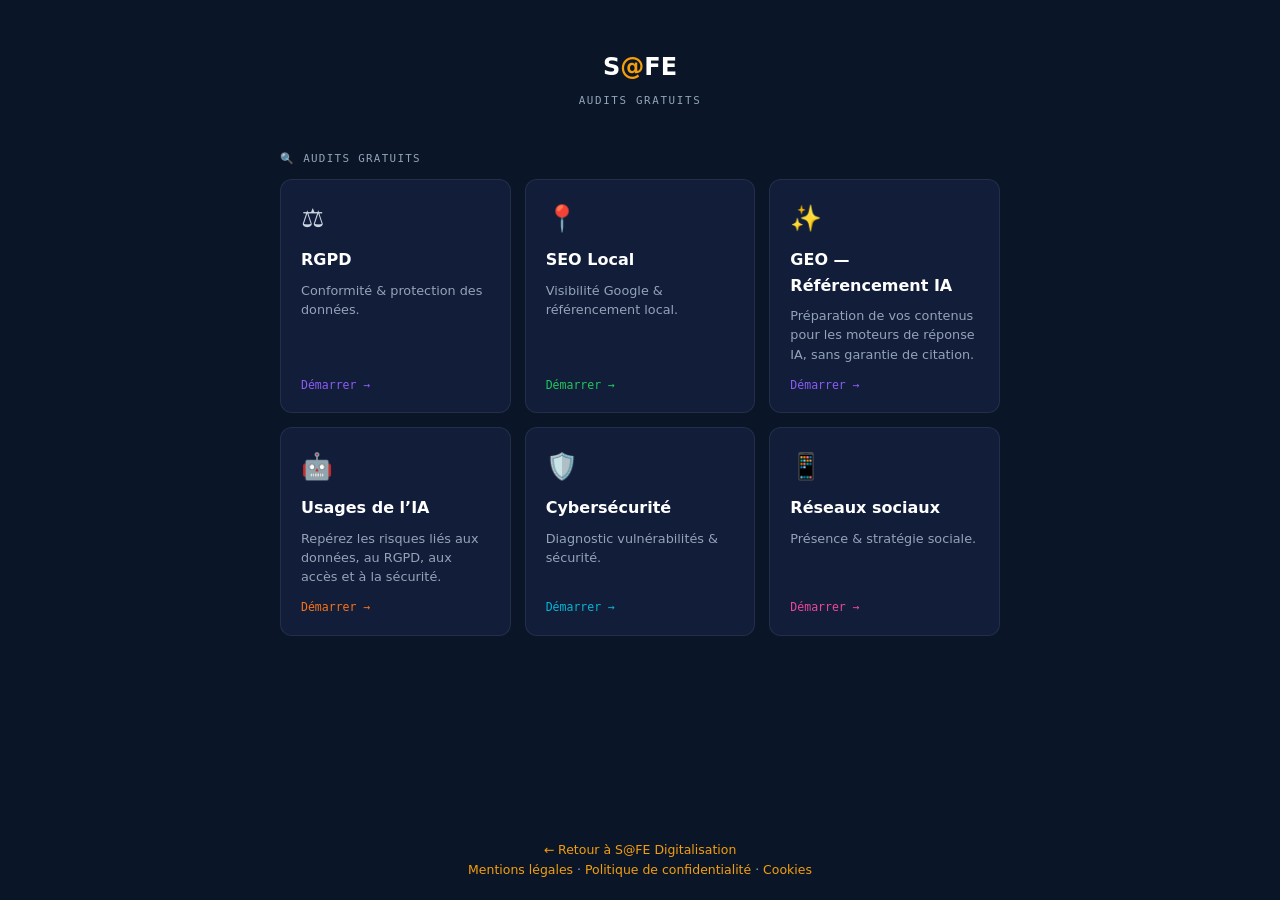
<file: index.html>
<!DOCTYPE html>
<html lang="fr">
<head>
<meta charset="UTF-8">
<meta http-equiv="Content-Security-Policy" content="default-src 'self' https:; script-src 'self' 'unsafe-inline' 'unsafe-eval' https:; style-src 'self' 'unsafe-inline' https:; img-src 'self' data: blob: https:; font-src 'self' data: https:; connect-src 'self' https: blob:; frame-ancestors 'none';">
<meta name="referrer" content="strict-origin-when-cross-origin">
<meta name="viewport" content="width=device-width, initial-scale=1.0">
<title>Audits gratuits RGPD, SEO, GEO, IA et cybersécurité | S@FE</title>
<meta name="description" content="Audits gratuits S@FE Digitalisation : RGPD, SEO local, visibilité dans les IA, maîtrise des usages de l'IA, cybersécurité et réseaux sociaux.">
<meta name="robots" content="index, follow">
<link rel="canonical" href="https://audits.safe-digitalisation.fr/">
<meta property="og:type" content="website">
<meta property="og:url" content="https://audits.safe-digitalisation.fr/">
<meta property="og:title" content="Audits gratuits S@FE — RGPD, SEO, GEO, IA, cybersécurité">
<meta property="og:description" content="Faites le point en quelques minutes : rapport immédiat et conseils personnalisés.">
<link rel="stylesheet" href="/core/design-system/tokens.css">
<link rel="stylesheet" href="/core/design-system/shared.css">
<style>
body { display: flex; flex-direction: column; min-height: 100vh; }
.hub-header { text-align: center; padding: 48px 20px 8px; }
.hub-brand { font-family: var(--ff-disp); font-weight: 900; font-size: 1.5rem; color: #fff; margin-bottom: 6px; }
.hub-brand b { color: var(--gold); }
.hub-sub { font-family: var(--ff-mono); font-size: .68rem; letter-spacing: .15em; text-transform: uppercase; color: var(--mut); }
.hub-wrap { flex: 1; max-width: 760px; margin: 0 auto; padding: 32px 20px 60px; width: 100%; }
.hub-section-title { font-family: var(--ff-mono); font-size: .68rem; letter-spacing: .12em; text-transform: uppercase; color: var(--mut); margin: 28px 0 12px; }
.hub-section-title:first-child { margin-top: 0; }
.hub-grid { display: grid; grid-template-columns: repeat(auto-fit, minmax(220px, 1fr)); gap: 14px; }
.hub-card { display: flex; flex-direction: column; gap: 8px; text-decoration: none; }
.hub-card-ico { font-size: 1.6rem; }
.hub-card-title { font-family: var(--ff-disp); font-weight: 700; color: #fff; font-size: 1rem; }
.hub-card-desc { font-size: .8rem; color: var(--mut); line-height: 1.5; flex: 1; }
.hub-card-cta { font-family: var(--ff-mono); font-size: .72rem; color: var(--accent-mod); margin-top: 4px; }
.hub-card:hover { border-color: var(--accent-mod); }
.hub-footer { text-align: center; padding: 20px; font-size: .78rem; color: var(--mut); }
.hub-footer a { color: var(--gold); }
</style>
</head>
<body>

<div class="hub-header">
  <div class="hub-brand">S<b>@</b>FE</div>
  <div class="hub-sub">Audits gratuits</div>
</div>

<div class="hub-wrap">
  <div class="hub-section-title">🔍 Audits gratuits</div>
  <div class="hub-grid">
    <a class="card hub-card" href="/core/audit/mission.html?m=rgpd" style="--accent-mod:#8b5cf6">
      <span class="hub-card-ico">⚖️</span>
      <span class="hub-card-title">RGPD</span>
      <span class="hub-card-desc">Conformité & protection des données.</span>
      <span class="hub-card-cta">Démarrer →</span>
    </a>
    <a class="card hub-card" href="/core/audit/mission.html?m=seo" style="--accent-mod:#22c55e">
      <span class="hub-card-ico">📍</span>
      <span class="hub-card-title">SEO Local</span>
      <span class="hub-card-desc">Visibilité Google & référencement local.</span>
      <span class="hub-card-cta">Démarrer →</span>
    </a>
    <a class="card hub-card" href="/core/audit/mission.html?m=geo" style="--accent-mod:#8b5cf6">
      <span class="hub-card-ico">✨</span>
      <span class="hub-card-title">GEO — Référencement IA</span>
      <span class="hub-card-desc">Préparation de vos contenus pour les moteurs de réponse IA, sans garantie de citation.</span>
      <span class="hub-card-cta">Démarrer →</span>
    </a>
    <a class="card hub-card" href="/core/audit/mission.html?m=ia" style="--accent-mod:#f97316">
      <span class="hub-card-ico">🤖</span>
      <span class="hub-card-title">Usages de l’IA</span>
      <span class="hub-card-desc">Repérez les risques liés aux données, au RGPD, aux accès et à la sécurité.</span>
      <span class="hub-card-cta">Démarrer →</span>
    </a>
    <a class="card hub-card" href="/core/audit/mission.html?m=cyber" style="--accent-mod:#06b6d4">
      <span class="hub-card-ico">🛡️</span>
      <span class="hub-card-title">Cybersécurité</span>
      <span class="hub-card-desc">Diagnostic vulnérabilités & sécurité.</span>
      <span class="hub-card-cta">Démarrer →</span>
    </a>
    <a class="card hub-card" href="/core/audit/mission.html?m=social" style="--accent-mod:#ec4899">
      <span class="hub-card-ico">📱</span>
      <span class="hub-card-title">Réseaux sociaux</span>
      <span class="hub-card-desc">Présence & stratégie sociale.</span>
      <span class="hub-card-cta">Démarrer →</span>
    </a>
  </div>
</div>

<div class="hub-footer">
  <a href="https://www.safe-digitalisation.fr/">← Retour à S@FE Digitalisation</a><br>
  <a href="https://www.safe-digitalisation.fr/informations-legales.html#mentions">Mentions légales</a> · <a href="https://www.safe-digitalisation.fr/informations-legales.html#confidentialite">Politique de confidentialité</a> · <a href="https://www.safe-digitalisation.fr/informations-legales.html#cookies">Cookies</a>
</div>

</body>
</html>
</file>
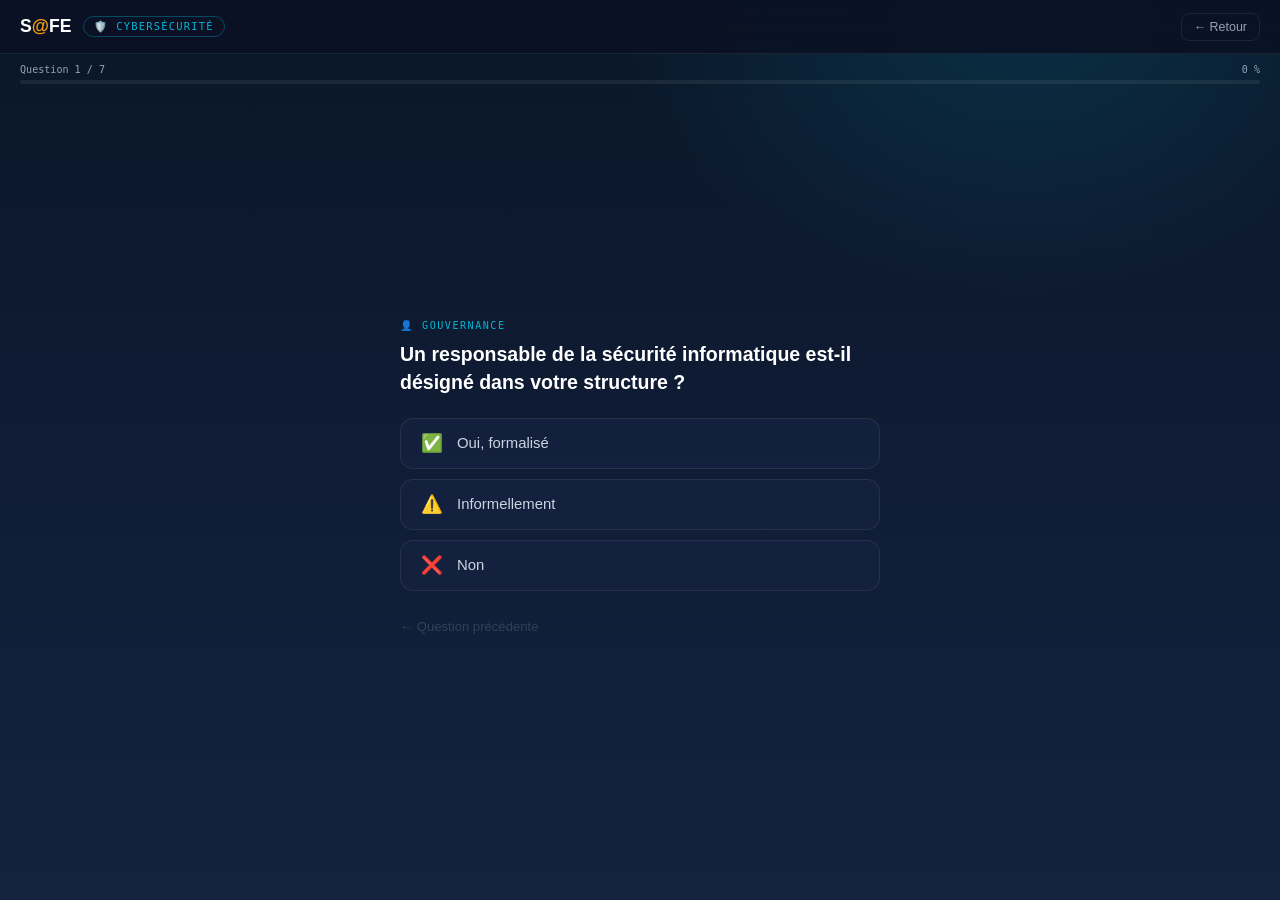
<file: core/audit/mission-cyber.html>
<!DOCTYPE html>
<html lang="fr">
<head>
<meta charset="utf-8">
<meta http-equiv="refresh" content="0; url=./mission.html?m=cyber">
<title>S@FE — Redirection</title>
<meta name="robots" content="noindex,nofollow">
<script>
  const q = new URLSearchParams(location.search);
  q.set('m', 'cyber');
  location.replace('./mission.html?' + q.toString());
</script>
</head>
<body>
<p>Redirection… <a href="./mission.html?m=cyber">Cliquez ici si rien ne se passe</a>.</p>
</body>
</html>
</file>
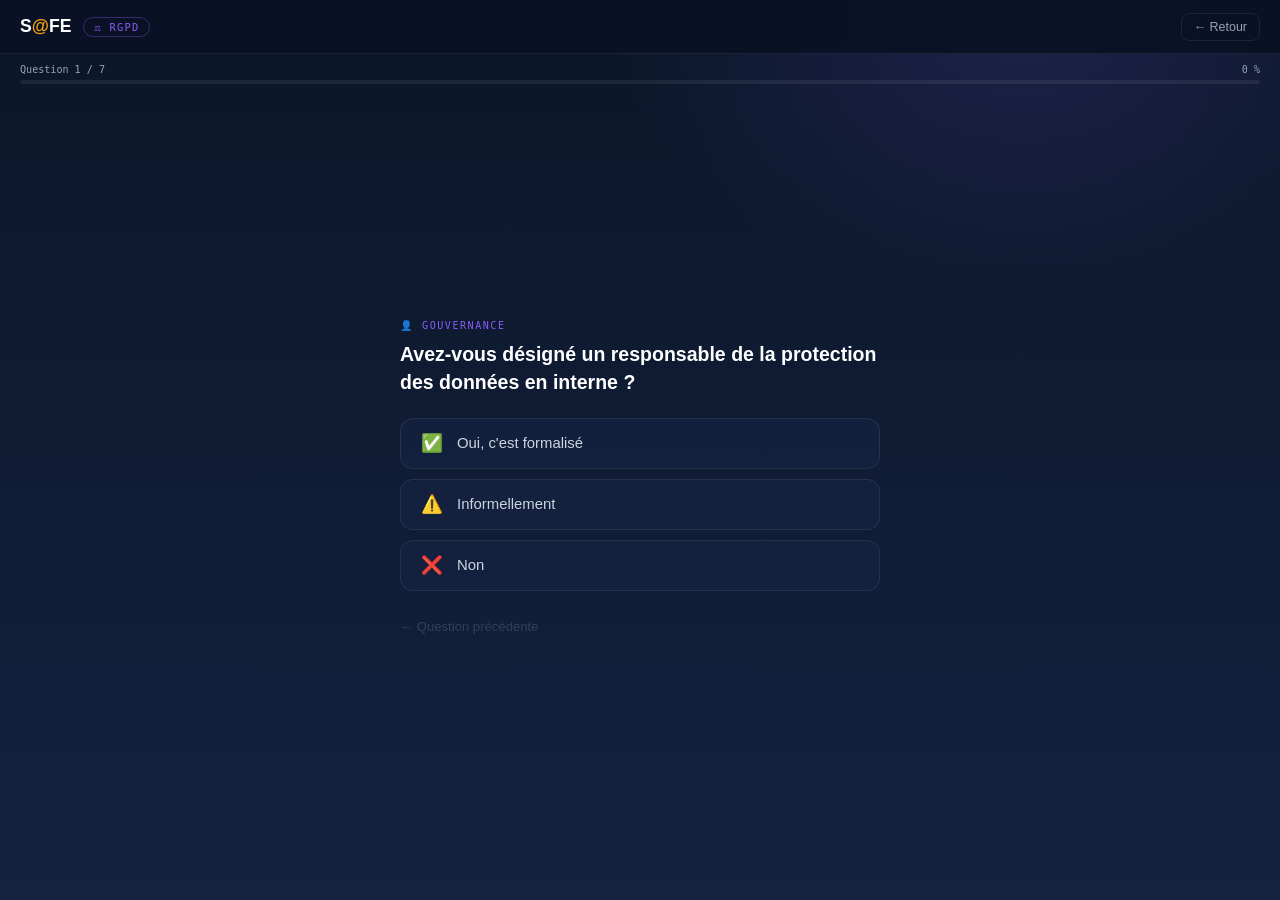
<file: core/audit/mission-rgpd.html>
<!DOCTYPE html>
<html lang="fr">
<head>
<meta charset="utf-8">
<meta http-equiv="refresh" content="0; url=./mission.html?m=rgpd">
<title>S@FE — Redirection</title>
<meta name="robots" content="noindex,nofollow">
<script>
  const q = new URLSearchParams(location.search);
  q.set('m', 'rgpd');
  location.replace('./mission.html?' + q.toString());
</script>
</head>
<body>
<p>Redirection… <a href="./mission.html?m=rgpd">Cliquez ici si rien ne se passe</a>.</p>
</body>
</html>
</file>
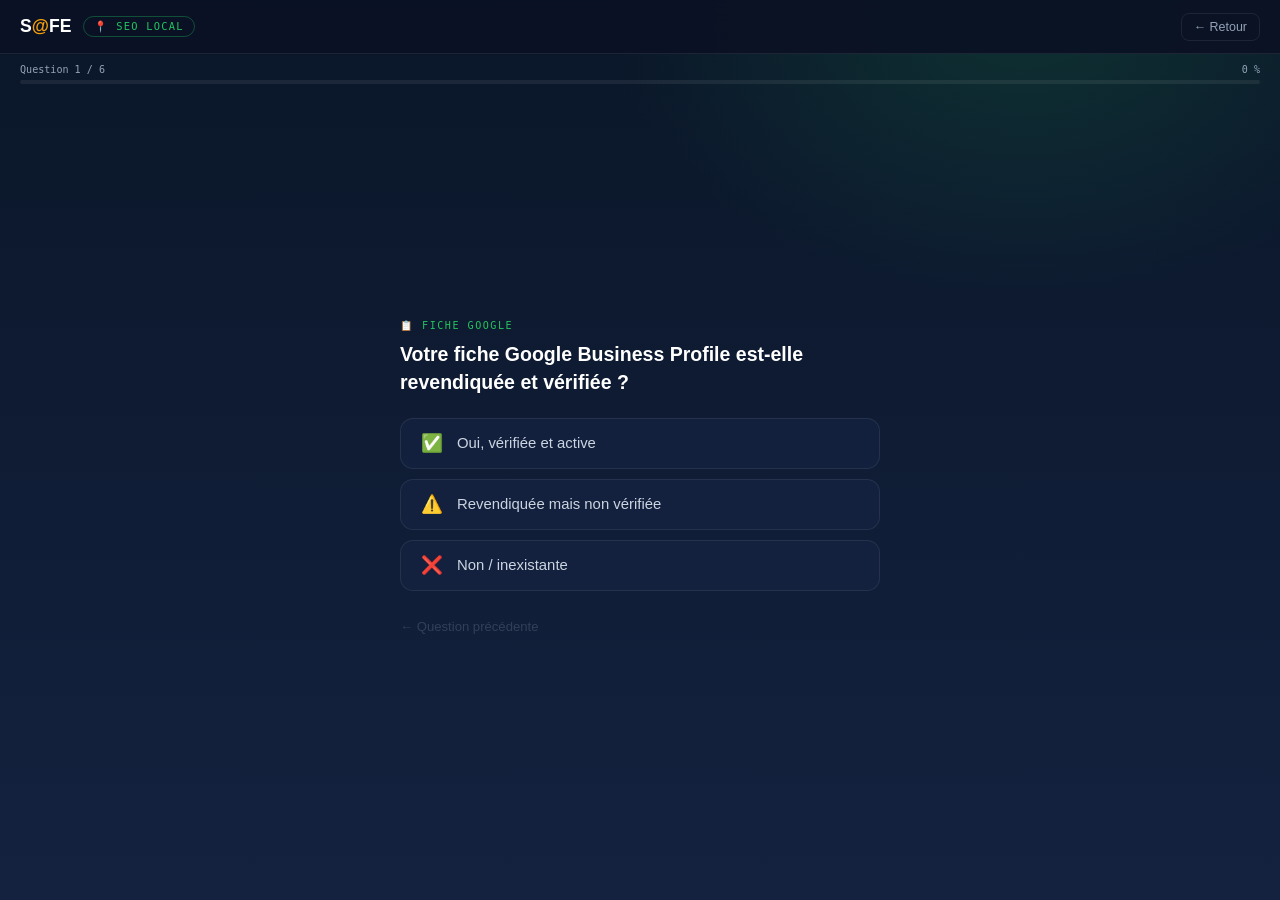
<file: core/audit/mission-seo.html>
<!DOCTYPE html>
<html lang="fr">
<head>
<meta charset="utf-8">
<meta http-equiv="refresh" content="0; url=./mission.html?m=seo">
<title>S@FE — Redirection</title>
<meta name="robots" content="noindex,nofollow">
<script>
  const q = new URLSearchParams(location.search);
  q.set('m', 'seo');
  location.replace('./mission.html?' + q.toString());
</script>
</head>
<body>
<p>Redirection… <a href="./mission.html?m=seo">Cliquez ici si rien ne se passe</a>.</p>
</body>
</html>
</file>
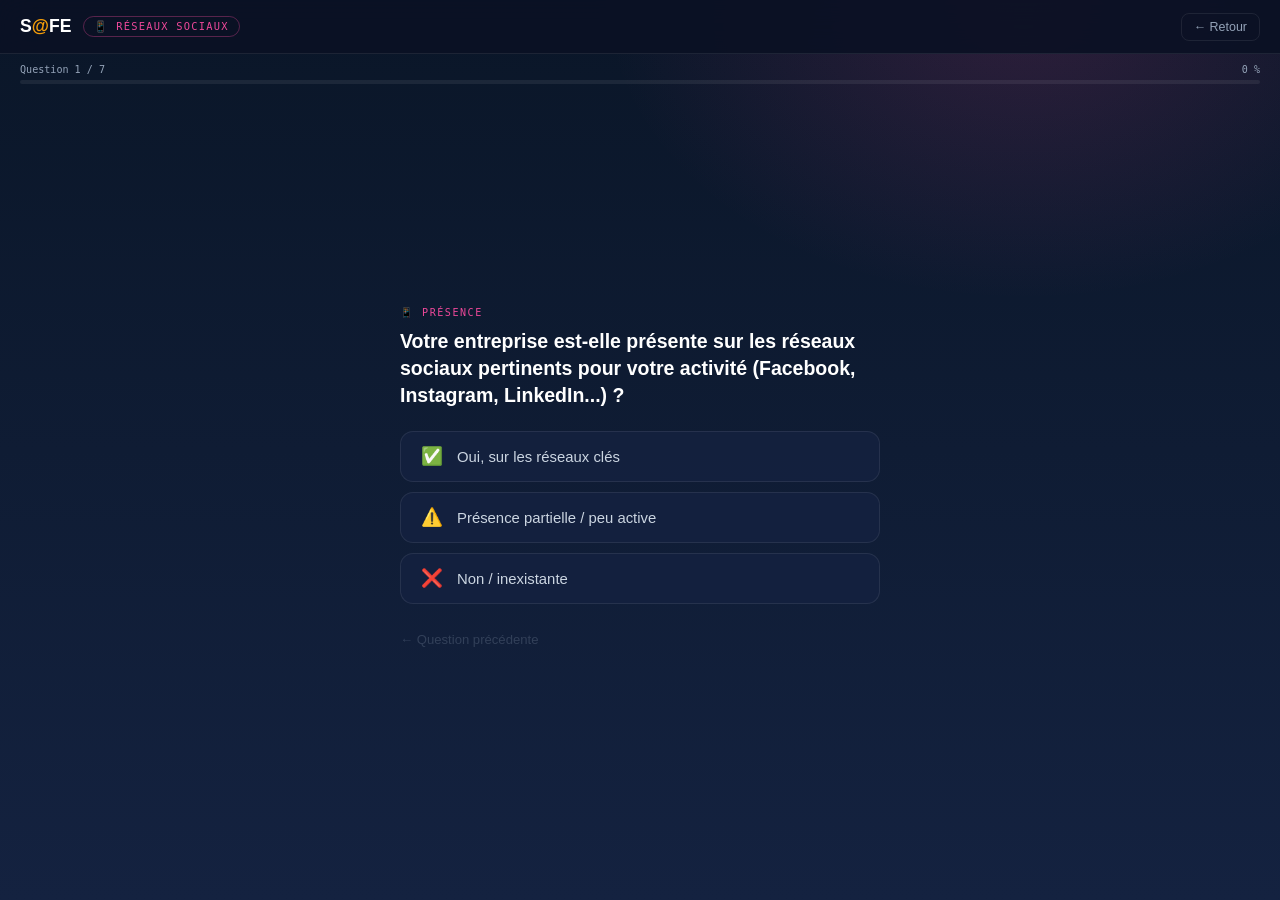
<file: core/audit/mission-social.html>
<!DOCTYPE html>
<html lang="fr">
<head>
<meta charset="utf-8">
<meta http-equiv="refresh" content="0; url=./mission.html?m=social">
<title>S@FE — Redirection</title>
<meta name="robots" content="noindex,nofollow">
<script>
  const q = new URLSearchParams(location.search);
  q.set('m', 'social');
  location.replace('./mission.html?' + q.toString());
</script>
</head>
<body>
<p>Redirection… <a href="./mission.html?m=social">Cliquez ici si rien ne se passe</a>.</p>
</body>
</html>
</file>
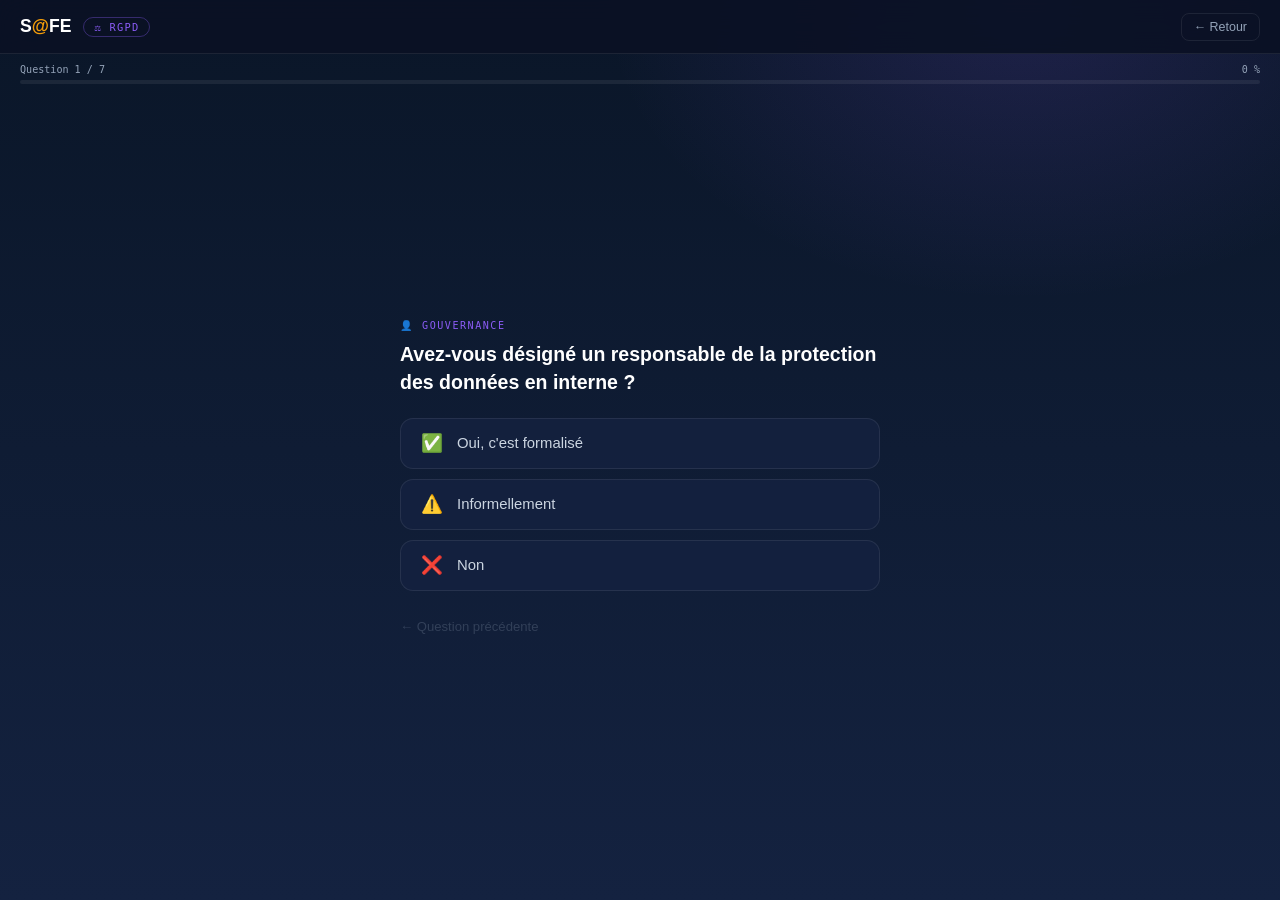
<file: core/audit/mission.html>
<!DOCTYPE html>
<html lang="fr">
<head>
<meta charset="utf-8">
  <meta http-equiv="Content-Security-Policy" content="default-src 'self' https:; script-src 'self' 'unsafe-inline' 'unsafe-eval' https:; style-src 'self' 'unsafe-inline' https:; img-src 'self' data: blob: https:; font-src 'self' data: https:; connect-src 'self' https: blob:;">
  <meta name="referrer" content="strict-origin-when-cross-origin">

<meta name="viewport" content="width=device-width,initial-scale=1">
<title>S@FE — Diagnostic gratuit</title>
<meta name="description" content="Diagnostic gratuit en quelques minutes — rapport immédiat et conseils personnalisés, proposé par S@FE Digitalisation.">
<script>
// Les diagnostics sont aussi servis par vente., rgpd. et media. : l'URL
// canonique pointe toujours vers audits.safe-digitalisation.fr, seule version
// à indexer. Sur vente (outil commercial interne), la page n'est pas indexée.
(function () {
  var m = new URLSearchParams(location.search).get('m');
  if (['rgpd', 'seo', 'geo', 'ia', 'cyber', 'social'].indexOf(m) === -1) m = 'rgpd';
  var l = document.createElement('link');
  l.rel = 'canonical';
  l.href = 'https://audits.safe-digitalisation.fr/core/audit/mission.html?m=' + m;
  document.head.appendChild(l);
  if (location.hostname === 'vente.safe-digitalisation.fr') {
    var r = document.createElement('meta');
    r.name = 'robots'; r.content = 'noindex, nofollow';
    document.head.appendChild(r);
  }
})();
</script>
<style>
:root{
  --navy:#0a1628;--navy-mid:#142240;--line:rgba(255,255,255,.08);
  --mut:#94a3b8;--mut-2:#cbd5e1;--gold:#f59e0b;
  --ok:#22c55e;--alert:#ff4d5e;--warn:#f59e0b;
  --m:#8b5cf6;--m2:#7c3aed;--m-rgb:139,92,246;
  --r:14px;--ff-disp:'Sora',sans-serif;--ff-body:'IBM Plex Sans',sans-serif;--ff-mono:'IBM Plex Mono',monospace;
}
*{box-sizing:border-box;margin:0;padding:0}
html,body{min-height:100vh;font-family:var(--ff-body);background:var(--navy);color:var(--mut-2);-webkit-font-smoothing:antialiased}
body::before{content:"";position:fixed;inset:0;z-index:0;pointer-events:none;
  background:radial-gradient(700px 500px at 80% 0%,rgba(var(--m-rgb),.16),transparent 60%),
    linear-gradient(180deg,var(--navy),var(--navy-mid));}
h1,h2,h3{font-family:var(--ff-disp);color:#fff;line-height:1.2;letter-spacing:-.02em}

/* TOPBAR */
.topbar{position:sticky;top:0;z-index:100;backdrop-filter:blur(14px);background:rgba(10,17,36,.9);border-bottom:1px solid var(--line);display:flex;align-items:center;gap:12px;padding:0 20px;height:54px;flex-shrink:0}
.brand{font-family:var(--ff-disp);font-weight:800;font-size:1.1rem;color:#fff}.brand b{color:var(--gold)}
.chip{font-family:var(--ff-mono);font-size:.65rem;letter-spacing:.12em;color:var(--m);text-transform:uppercase;border:1px solid rgba(var(--m-rgb),.35);padding:3px 10px;border-radius:20px}
.btn-back{margin-left:auto;background:transparent;border:1px solid var(--line);color:var(--mut);padding:6px 12px;border-radius:8px;cursor:pointer;font-size:.78rem;font-family:var(--ff-body);transition:.15s;text-decoration:none;display:inline-block}
.btn-back:hover{border-color:var(--m);color:var(--m)}
.mission-notice{display:none;max-width:520px;margin:14px auto 0;padding:10px 14px;border:1px solid var(--line);border-radius:10px;color:var(--mut-2);font-size:.78rem;line-height:1.5}

/* PROGRESS */
.prog-wrap{padding:10px 20px 0;flex-shrink:0;position:relative;z-index:1}
.prog-labels{display:flex;justify-content:space-between;font-family:var(--ff-mono);font-size:.63rem;color:var(--mut);margin-bottom:5px}
.prog-bar{height:4px;background:rgba(255,255,255,.07);border-radius:99px;overflow:hidden}
.prog-fill{height:100%;background:linear-gradient(90deg,var(--m),var(--m2));border-radius:99px;transition:width .4s ease}

/* WIZARD */
.wiz{position:relative;z-index:1;flex:1;display:flex;flex-direction:column;justify-content:center;padding:24px 20px 48px;max-width:520px;margin:0 auto;width:100%}
.q-screen{display:none}
.q-screen.active{display:block;animation:fadeUp .22s ease}
@keyframes fadeUp{from{opacity:0;transform:translateY(10px)}to{opacity:1;transform:translateY(0)}}
.domaine{font-family:var(--ff-mono);font-size:.63rem;letter-spacing:.15em;color:var(--m);text-transform:uppercase;margin-bottom:10px}
.q-text{font-family:var(--ff-disp);font-size:1.22rem;font-weight:700;color:#fff;line-height:1.4;margin-bottom:22px}
.opts{display:flex;flex-direction:column;gap:10px}
.opt{padding:14px 18px;border-radius:13px;border:1.5px solid var(--line);background:rgba(20,34,64,.85);color:var(--mut-2);font-size:.93rem;text-align:left;cursor:pointer;transition:.12s;display:flex;align-items:center;gap:12px;width:100%;font-family:var(--ff-body)}
.opt:hover{border-color:var(--m);background:rgba(var(--m-rgb),.09);color:#fff}
.opt.sel-ok{border-color:var(--ok);background:rgba(34,197,94,.1);color:#86efac}
.opt.sel-warn{border-color:var(--warn);background:rgba(245,158,11,.1);color:var(--gold)}
.opt.sel-alert{border-color:var(--alert);background:rgba(255,77,94,.1);color:#fca5a5}
.opt-ico{font-size:1.1rem;flex-shrink:0;width:26px;text-align:center}
.prev-btn{margin-top:22px;background:transparent;border:none;color:var(--mut);font-size:.82rem;font-family:var(--ff-body);cursor:pointer;padding:6px 0;display:flex;align-items:center;gap:6px;transition:.12s}
.prev-btn:hover{color:#fff}
.prev-btn:disabled{opacity:.25;cursor:not-allowed}

/* RESULTS */
#results{display:none;position:relative;z-index:1;max-width:520px;margin:0 auto;padding:28px 20px 60px;text-align:center;width:100%;animation:fadeUp .3s ease}
.score-ring{width:110px;height:110px;border-radius:50%;margin:0 auto 16px;display:flex;flex-direction:column;align-items:center;justify-content:center;border:4px solid}
.score-n{font-family:var(--ff-disp);font-size:2rem;font-weight:800;line-height:1}
.score-s{font-size:.6rem;text-transform:uppercase;letter-spacing:.1em;opacity:.8;margin-top:2px}
.risk-chip{display:inline-block;font-family:var(--ff-mono);font-size:.78rem;font-weight:700;padding:5px 14px;border-radius:20px;margin-bottom:20px}
.findings{background:rgba(20,34,64,.85);border:1px solid var(--line);border-radius:var(--r);padding:14px 16px;margin-bottom:22px;text-align:left}
.findings-title{font-family:var(--ff-mono);font-size:.63rem;color:var(--mut);text-transform:uppercase;letter-spacing:.1em;margin-bottom:10px}
.fi{font-size:.83rem;padding:5px 0;border-bottom:1px solid rgba(255,255,255,.05);display:flex;align-items:flex-start;gap:8px;line-height:1.4}
.fi:last-child{border-bottom:none}
.btn-pdf{width:100%;padding:14px;border-radius:13px;background:linear-gradient(135deg,var(--m),var(--m2));border:none;color:#fff;font-family:var(--ff-disp);font-weight:700;font-size:.95rem;cursor:pointer;transition:.15s;box-shadow:0 4px 16px rgba(var(--m-rgb),.35);margin-bottom:10px}
.btn-pdf:hover{transform:translateY(-1px);box-shadow:0 8px 24px rgba(var(--m-rgb),.45)}
.btn-rst{width:100%;padding:11px;border-radius:11px;border:1px solid var(--line);background:transparent;color:var(--mut);font-family:var(--ff-body);font-size:.85rem;cursor:pointer;transition:.12s}
.btn-rst:hover{border-color:var(--m);color:var(--m)}
/* Passerelle vers l'espace client : ambre S@FE, volontairement plus visible que
   le bouton PDF — c'est l'action que l'on veut voir cliquee. Zone tactile 48px. */

/* MODAL */
.modal{position:fixed;inset:0;z-index:200;background:rgba(0,0,0,.72);backdrop-filter:blur(5px);display:none;align-items:flex-end;justify-content:center}
.modal.open{display:flex}
@media(min-width:500px){.modal{align-items:center}}
.modal-box{background:#0f1e3d;border:1px solid var(--line);border-radius:20px 20px 0 0;width:100%;max-width:460px;padding:22px 20px 36px;max-height:90vh;overflow-y:auto}
@media(min-width:500px){.modal-box{border-radius:20px}}
.modal-title{font-family:var(--ff-disp);font-size:1rem;color:#fff;margin-bottom:3px}
.modal-sub{font-size:.78rem;color:var(--mut);margin-bottom:18px}
.field{display:flex;flex-direction:column;gap:4px;margin-bottom:11px}
.field label{font-size:.7rem;color:var(--mut);font-family:var(--ff-mono);letter-spacing:.05em}
.field input{background:rgba(0,0,0,.35);border:1.5px solid var(--line);border-radius:9px;padding:10px 13px;color:#fff;font-family:var(--ff-body);font-size:.88rem;transition:.15s}
.field input:focus{outline:none;border-color:var(--m)}
.consent{display:flex;align-items:flex-start;gap:10px;padding:12px;background:rgba(var(--m-rgb),.07);border:1px solid rgba(var(--m-rgb),.2);border-radius:10px;margin-bottom:16px;cursor:pointer;font-size:.78rem;color:var(--mut-2);line-height:1.5}
.consent input[type=checkbox]{width:18px;height:18px;flex-shrink:0;margin-top:1px;accent-color:var(--m);cursor:pointer}
.btn-gen{width:100%;padding:13px;border-radius:12px;background:linear-gradient(135deg,var(--m),var(--m2));border:none;color:#fff;font-family:var(--ff-disp);font-weight:700;font-size:.9rem;cursor:pointer;transition:.15s;margin-bottom:8px}
.btn-gen:hover{transform:translateY(-1px)}
.btn-gen:disabled{opacity:.38;cursor:not-allowed;transform:none}
.btn-cancel{width:100%;padding:9px;border-radius:9px;border:1px solid var(--line);background:transparent;color:var(--mut);font-family:var(--ff-body);font-size:.82rem;cursor:pointer}

/* TOAST */
.toast{position:fixed;bottom:20px;right:16px;z-index:500;padding:10px 15px;border-radius:10px;font-size:.82rem;font-weight:600;transform:translateY(16px);opacity:0;transition:.22s;pointer-events:none;max-width:300px}
.toast.show{transform:translateY(0);opacity:1}
.toast.ok{background:rgba(34,197,94,.15);border:1px solid rgba(34,197,94,.4);color:#86efac}
.toast.err{background:rgba(255,77,94,.15);border:1px solid rgba(255,77,94,.4);color:#fca5a5}
.toast.info{background:rgba(var(--m-rgb),.15);border:1px solid rgba(var(--m-rgb),.4);color:#c4b5fd}
</style>
<script src="https://challenges.cloudflare.com/turnstile/v0/api.js" async defer></script>
</head>
<body style="display:flex;flex-direction:column;min-height:100vh">

<div class="topbar">
  <div class="brand">S<b>@</b>FE</div>
  <span class="chip" id="chip">—</span>
  <a class="btn-back" id="btn-back" href="https://www.safe-digitalisation.fr/">← Retour</a>
</div>

<p class="mission-notice" id="mission-notice" role="note"></p>

<div class="prog-wrap" id="prog-wrap">
  <div class="prog-labels">
    <span id="q-label">Question 1 / 1</span>
    <span id="q-pct">0 %</span>
  </div>
  <div class="prog-bar"><div class="prog-fill" id="prog" style="width:0%"></div></div>
</div>

<div class="wiz" id="wiz"></div>

<div id="results">
  <div style="font-family:var(--ff-mono);font-size:.63rem;letter-spacing:.15em;color:var(--m);text-transform:uppercase;margin-bottom:12px">✓ Diagnostic terminé</div>
  <div class="score-ring" id="score-ring">
    <div class="score-n" id="score-n">—</div>
    <div class="score-s" id="score-s"></div>
  </div>
  <div class="risk-chip" id="risk-chip"></div>
  <div class="findings" id="findings"></div>
  <button class="btn-pdf" onclick="openModal()">📄 Générer le rapport PDF</button>
  <button class="btn-rst" onclick="restart()">↺ Nouveau diagnostic</button>
  <p style="margin-top:18px;text-align:center;font-size:.72rem;color:var(--mut)"><a href="https://www.safe-digitalisation.fr/informations-legales.html#mentions" target="_blank" rel="noopener" style="color:inherit">Mentions légales</a> · <a href="https://www.safe-digitalisation.fr/informations-legales.html#confidentialite" target="_blank" rel="noopener" style="color:inherit">Politique de confidentialité</a></p>
</div>

<!-- Modal PDF -->
<div class="modal" id="modal">
  <div class="modal-box">
    <div class="modal-title" id="modal-title">📄 Rapport Diagnostic</div>
    <div class="modal-sub">Coordonnées du prospect pour le rapport</div>
    <div class="field"><label>NOM PRÉNOM *</label><input id="f-nom" type="text" placeholder="Marie Dupont" autocomplete="name"></div>
    <div class="field"><label>ENTREPRISE</label><input id="f-ent" type="text" placeholder="Dupont SAS" autocomplete="organization"></div>
    <div class="field"><label>E-MAIL *</label><input id="f-email" type="email" placeholder="contact@entreprise.fr" autocomplete="email"></div>
    <div class="field"><label>TÉLÉPHONE</label><input id="f-tel" type="tel" placeholder="06 12 34 56 78" autocomplete="tel"></div>
    <label class="consent">
      <input type="checkbox" id="f-rgpd">
      <span id="consent-text">J'autorise S@FE à conserver mes coordonnées dans le cadre du suivi de ce diagnostic. Données non transmises à des tiers (Art. 13 RGPD).</span>
    </label>
    <div class="cf-turnstile" id="cf-turnstile-audit" data-sitekey="0x4AAAAAAE0whlsk7nDHoVec" data-action="audit" data-callback="onTurnstileAudit" data-error-callback="onTurnstileAuditExpired" data-expired-callback="onTurnstileAuditExpired" style="margin:12px 0"></div>
    <button class="btn-gen" id="btn-gen" onclick="genPDF()">📥 Télécharger le rapport PDF</button>
    <button class="btn-cancel" onclick="closeModal()">Annuler</button>
  </div>
</div>

<div class="toast" id="toast"></div>

<script src="./mission-data.js"></script>
<script>
// Envoi du rapport au visiteur + notification à l'équipe S@FE : Worker Cloudflare
// de ce même site (worker.js), sans Supabase.
// Anti-robot Turnstile : le jeton est à usage unique, on le redemande après chaque envoi.
let _tsToken = '';
window.onTurnstileAudit = function (t) { _tsToken = t; };
window.onTurnstileAuditExpired = function () { _tsToken = ''; };

async function sendAuditEmail(to_email, to_name, params) {
  const turnstile_token = _tsToken;
  _tsToken = '';
  try {
    const r = await fetch('/api/send-audit', {
      method: 'POST',
      headers: { 'Content-Type': 'application/json' },
      body: JSON.stringify({ to_email, to_name, params, turnstile_token }),
    });
    if (r.ok) showToast('Rapport envoyé par email ✓', 'ok');
    else if (r.status === 403) showToast('PDF généré — vérification anti-robot refusée, réessayez', 'warn');
    else if (r.status === 429) showToast('PDF généré — trop de demandes, réessayez plus tard', 'warn');
    else showToast('PDF généré — email non envoyé', 'warn');
  } catch { showToast('PDF généré — email non envoyé', 'warn'); }
  finally { try { window.turnstile && window.turnstile.reset('#cf-turnstile-audit'); } catch (e) {} }
}

/* ═══════════════════════════════════════════════════
   CONFIG — résolue depuis ?m=rgpd|seo|cyber
═══════════════════════════════════════════════════ */
const params = new URLSearchParams(location.search);
const CFG = MISSION_DATA[params.get('m')] || MISSION_DATA.rgpd;
const Q = CFG.questions;
const W = { ok: 2, warn: 1, alert: 0 };
const MAX = Q.length * 2;
let cur = 0;
let ans = {};

function applyConfig(){
  document.title = `S@FE — ${CFG.title}`;
  if (CFG.notice) {
    const notice = document.getElementById('mission-notice');
    notice.textContent = CFG.notice;
    notice.style.display = 'block';
  }
  // Le domaine public revient au hub des audits ; vente revient à la prospection CRM.
  if (location.hostname === 'vente.safe-digitalisation.fr') {
    document.getElementById('btn-back').href = 'https://crm.safe-digitalisation.fr/prospection/';
  } else if (location.hostname === 'audits.safe-digitalisation.fr') {
    document.getElementById('btn-back').href = 'https://audits.safe-digitalisation.fr/';
  }
  document.documentElement.style.setProperty('--m', CFG.color);
  document.documentElement.style.setProperty('--m2', CFG.color2);
  document.documentElement.style.setProperty('--m-rgb', CFG.rgb);
  document.getElementById('chip').textContent = `${CFG.chipIcon} ${CFG.chipLabel}`;
  document.getElementById('score-s').textContent = CFG.scoreLabel;
  document.getElementById('modal-title').textContent = `📄 Rapport ${CFG.title}`;
  document.getElementById('consent-text').innerHTML =
    `J'autorise S@FE à conserver mes coordonnées dans le cadre du suivi ${CFG.consentSuffix}. Elles sont traitées par S@FE et ses sous-traitants techniques (Cloudflare, Brevo), jamais revendues. <a href="https://www.safe-digitalisation.fr/informations-legales.html#confidentialite" target="_blank" rel="noopener">Politique de confidentialité</a>.`;
}

function init(){
  applyConfig();
  const wiz = document.getElementById('wiz');
  wiz.innerHTML = Q.map((q, i) => `
    <div class="q-screen" id="qs-${i}">
      <div class="domaine">${q.dom}</div>
      <div class="q-text">${q.q}</div>
      <div class="opts">
        ${q.opts.map((o, j) => `<button class="opt" id="opt-${i}-${j}" onclick="pick(${i},${j},'${o.r}',\`${o.l}\`)">
          <span class="opt-ico">${o.ico}</span><span>${o.l}</span>
        </button>`).join('')}
      </div>
      <button class="prev-btn" onclick="goBack()" ${i === 0 ? 'disabled' : ''}>← Question précédente</button>
    </div>`).join('');
  show(0);
}

function show(i){
  document.querySelectorAll('.q-screen').forEach(el => el.classList.remove('active'));
  document.getElementById(`qs-${i}`)?.classList.add('active');
  const saved = ans[Q[i]?.id];
  if (saved) {
    Q[i].opts.forEach((o, j) => {
      const b = document.getElementById(`opt-${i}-${j}`);
      if (b) { b.classList.remove('sel-ok', 'sel-warn', 'sel-alert'); if (o.l === saved.l) b.classList.add('sel-' + saved.r); }
    });
  }
  const pct = Math.round(Object.keys(ans).length / Q.length * 100);
  document.getElementById('q-label').textContent = `Question ${i + 1} / ${Q.length}`;
  document.getElementById('q-pct').textContent = pct + ' %';
  document.getElementById('prog').style.width = pct + '%';
}

function pick(qi, oi, risk, label){
  ans[Q[qi].id] = { r: risk, l: label, q: Q[qi].q, reco: Q[qi].reco };
  Q[qi].opts.forEach((_, j) => { const b = document.getElementById(`opt-${qi}-${j}`); if (b) b.classList.remove('sel-ok', 'sel-warn', 'sel-alert'); });
  document.getElementById(`opt-${qi}-${oi}`).classList.add('sel-' + risk);
  setTimeout(() => { if (qi === Q.length - 1) showResults(); else { cur = qi + 1; show(cur); } }, 380);
}

function goBack(){ if (cur > 0) { cur--; show(cur); } }

function levelFor(pct){
  return CFG.levels.find(l => pct >= l.min) || CFG.levels[CFG.levels.length - 1];
}

/* Palette de sévérité — commune aux 3 domaines, seul le libellé change */
function severity(pct){
  if (pct >= 80) return { rColor: '#86efac', rBg: 'rgba(34,197,94,.12)',  rBorder: 'var(--ok)' };
  if (pct >= 60) return { rColor: '#fde68a', rBg: 'rgba(245,158,11,.12)', rBorder: 'var(--warn)' };
  if (pct >= 40) return { rColor: '#fca5a5', rBg: 'rgba(255,77,94,.1)',   rBorder: 'var(--alert)' };
  return             { rColor: '#fca5a5', rBg: 'rgba(255,77,94,.15)',  rBorder: 'var(--alert)' };
}

function showResults(){
  document.getElementById('prog-wrap').style.display = 'none';
  document.getElementById('wiz').style.display = 'none';
  document.getElementById('results').style.display = 'block';

  const total = Object.values(ans).reduce((s, a) => s + W[a.r], 0);
  const pct = Math.round(total / MAX * 100);
  const lvl = levelFor(pct);
  const { rColor, rBg, rBorder } = severity(pct);

  const ring = document.getElementById('score-ring');
  ring.style.borderColor = rBorder; ring.style.background = rBg; ring.style.color = rColor;
  document.getElementById('score-n').textContent = pct + '%';

  const chip = document.getElementById('risk-chip');
  chip.textContent = `${lvl.emoji} ${lvl.label}`;
  chip.style.background = rBg; chip.style.border = '1px solid ' + rBorder; chip.style.color = rColor;

  const crit = Object.values(ans).filter(a => a.r === 'alert');
  const warn = Object.values(ans).filter(a => a.r === 'warn');
  let html = `<div class="findings-title">${CFG.findingsTitle}</div>`;
  if (!crit.length && !warn.length) {
    html += `<div class="fi">${CFG.emptyFindings}</div>`;
  } else {
    crit.forEach(a => html += `<div class="fi"><span style="color:var(--alert);flex-shrink:0">❌</span><span>${a.q}</span></div>`);
    warn.forEach(a => html += `<div class="fi"><span style="color:var(--warn);flex-shrink:0">⚠️</span><span>${a.q}</span></div>`);
  }
  document.getElementById('findings').innerHTML = html;
}

function openModal(){ document.getElementById('modal').classList.add('open'); }
function closeModal(){ document.getElementById('modal').classList.remove('open'); }

function genPDF(){
  const nom = document.getElementById('f-nom').value.trim();
  const email = document.getElementById('f-email').value.trim();
  const ent = document.getElementById('f-ent').value.trim();
  const tel = document.getElementById('f-tel').value.trim();
  const rgpd = document.getElementById('f-rgpd').checked;
  if (!nom || !email) { showToast('Nom et e-mail obligatoires', 'err'); return; }
  if (!rgpd) { showToast('Consentement RGPD requis', 'err'); return; }
  if (!_tsToken) { showToast('Vérification anti-robot en cours — patientez quelques secondes puis réessayez', 'err'); return; }

  const total = Object.values(ans).reduce((s, a) => s + W[a.r], 0);
  const pct = Math.round(total / MAX * 100);
  const now = new Date().toLocaleDateString('fr-FR', { day: '2-digit', month: 'long', year: 'numeric' });
  const lvl = levelFor(pct);
  const lvlColor = pct >= 80 ? '#065f46' : pct >= 60 ? '#92400e' : pct >= 40 ? '#991b1b' : '#7f1d1d';

  const rows = Q.map(q => {
    const a = ans[q.id]; if (!a) return '';
    const b = CFG.badges[a.r];
    const badge = `<span style="background:${b.bg};color:${b.color};padding:2px 9px;border-radius:99px;font-size:11px">${b.text}</span>`;
    return `<tr><td style="padding:9px 10px;border-bottom:1px solid #f3f4f6;font-size:13px;width:55%">${q.q}</td>
      <td style="padding:9px 10px;border-bottom:1px solid #f3f4f6;font-size:13px">${a.l}</td>
      <td style="padding:9px 10px;border-bottom:1px solid #f3f4f6;white-space:nowrap">${badge}</td></tr>`;
  }).join('');
  const rowsData = Q.map(q => {
    const a = ans[q.id]; if (!a) return null;
    const b = CFG.badges[a.r];
    return { question: q.q, reponse: a.l, text: b.text, is_ok: a.r === 'ok', is_warn: a.r === 'warn' };
  }).filter(Boolean);

  const reco = Object.values(ans).filter(a => a.r !== 'ok' && a.reco).map(a => a.reco);
  const recoHtml = reco.length
    ? reco.map(r => `<li style="margin-bottom:6px;padding-left:4px">${r}</li>`).join('')
    : '<li>Maintenir le niveau de conformité actuel — bon travail !</li>';

  const html = `<!DOCTYPE html><html lang="fr"><head><meta charset="utf-8">
<title>Rapport ${CFG.title} — ${nom}</title>
<style>
@page{margin:18mm 16mm}
body{font-family:Arial,sans-serif;color:#1f2937;line-height:1.5;font-size:13px}
.header{display:flex;justify-content:space-between;align-items:flex-start;border-bottom:3px solid ${CFG.color};padding-bottom:12px;margin-bottom:18px}
.logo{font-size:20px;font-weight:900;letter-spacing:-1px}.logo b{color:#f59e0b}
.logo small{display:block;font-size:10px;font-weight:400;color:#6b7280;letter-spacing:2px;text-transform:uppercase;margin-top:1px}
.mission{font-size:16px;font-weight:700;color:${CFG.color};text-align:right}
.mission small{display:block;font-size:11px;color:#6b7280;font-weight:400;margin-top:2px}
.prospect{background:${CFG.prospectBg};border:1px solid ${CFG.prospectBorder};border-radius:8px;padding:12px 14px;margin-bottom:18px;display:grid;grid-template-columns:1fr 1fr;gap:4px}
.pf label{font-size:10px;text-transform:uppercase;letter-spacing:1px;color:${CFG.pfLabelColor};font-weight:700}
.pf span{font-size:13px;color:#1f2937;display:block;margin-top:1px}
.score-box{text-align:center;padding:18px;border:2px solid;border-radius:12px;margin-bottom:18px}
.score-pct{font-size:40px;font-weight:900;line-height:1}
.score-lbl{font-size:12px;color:#6b7280;margin-top:4px}
table{width:100%;border-collapse:collapse}
th{background:${CFG.color};color:#fff;padding:8px 10px;text-align:left;font-size:11px;letter-spacing:.5px;text-transform:uppercase}
.reco{background:#f0fdf4;border:1px solid #bbf7d0;border-radius:8px;padding:12px 14px;margin-top:18px}
.reco h3{color:#166534;font-size:13px;margin-bottom:8px}
.reco ul{padding-left:16px;color:#166534;font-size:12px}
.consent-box{background:#eff6ff;border:1px solid #bfdbfe;border-radius:8px;padding:10px 12px;font-size:11px;color:#1e40af;margin-top:14px}
.footer{margin-top:16px;padding-top:8px;border-top:1px solid #e5e7eb;font-size:10px;color:#9ca3af;display:flex;justify-content:space-between}
</style></head><body>
<div class="header">
  <div><div class="logo">S<b>@</b>FE<small>Safe Digitalisation</small></div></div>
  <div class="mission">${CFG.title}<small>${now}</small></div>
</div>
<div class="prospect">
  <div class="pf"><label>Prospect</label><span>${nom}</span></div>
  <div class="pf"><label>Entreprise</label><span>${ent || '—'}</span></div>
  <div class="pf"><label>E-mail</label><span>${email}</span></div>
  <div class="pf"><label>Téléphone</label><span>${tel || '—'}</span></div>
</div>
<div class="score-box" style="border-color:${pct >= 80 ? '#22c55e' : pct >= 60 ? '#f59e0b' : '#ef4444'};background:${pct >= 80 ? '#f0fdf4' : pct >= 60 ? '#fffbeb' : '#fef2f2'}">
  <div class="score-pct" style="color:${lvlColor}">${pct}%</div>
  <div class="score-lbl">${CFG.scoreBoxLabel} — ${lvl.label}</div>
</div>
<table>
  <thead><tr><th>${CFG.tableHeader}</th><th>Réponse</th><th>Statut</th></tr></thead>
  <tbody>${rows}</tbody>
</table>
<div class="reco">
  <h3>Recommandations prioritaires</h3>
  <ul>${recoHtml}</ul>
</div>
<div class="consent-box">
  ✓ Consentement RGPD recueilli le ${now}. ${nom} (${email}) autorise S@FE à conserver ses coordonnées pour le suivi de ce diagnostic. Données traitées par S@FE et ses sous-traitants techniques, jamais revendues (politique de confidentialité : www.safe-digitalisation.fr/informations-legales).
</div>
<div class="footer">
  <span>S@FE — Safe Digitalisation · contact@safe-digitalisation.fr</span>
  <span>Rapport généré le ${now}</span>
</div>
</body></html>`;

  const w = window.open('', '_blank');
  w.document.write(html);
  w.document.close();
  w.onload = () => { w.print(); };
  closeModal();
  showToast('Rapport généré !', 'ok');

  const niveauBg = pct >= 80 ? '#f0fdf4' : pct >= 60 ? '#fffbeb' : pct >= 40 ? '#fef2f2' : '#fdf4ff';
  const niveauBorder = pct >= 80 ? '#22c55e' : pct >= 60 ? '#f59e0b' : '#ef4444';
  sendAuditEmail(email, nom, {
    nom, entreprise: ent || '—', email, telephone: tel || '—',
    mission: CFG.chipLabel, mission_id: CFG.id, mission_color: CFG.color,
    score: String(pct), niveau: lvl.label, niveau_color: lvlColor,
    niveau_bg: niveauBg, niveau_border: niveauBorder,
    rows: rowsData, recommandations: reco, date: now,
    conseiller: 'Safe Digitalisation',
  });
}

function restart(){
  ans = {}; cur = 0;
  document.getElementById('prog-wrap').style.display = 'block';
  document.getElementById('wiz').style.display = 'flex';
  document.getElementById('results').style.display = 'none';
  show(0);
}

let _toastT;
function showToast(msg, type = 'info'){
  const t = document.getElementById('toast');
  clearTimeout(_toastT);
  t.textContent = msg; t.className = 'toast ' + type + ' show';
  _toastT = setTimeout(() => t.classList.remove('show'), 2800);
}

init();
</script>
</body>
</html>
</file>
<file: core/design-system/tokens.css>
/* =========================================================
   S@FE — Design tokens partagés (clair / sombre)
   =========================================================
   Source unique des variables de couleur pour toutes les apps
   (crm-core, safe-rgpd, safe-media, safe-vente, safe-paiement).

   Thème sombre = valeurs historiques de assets/css/base.css,
   inchangées (comportement par défaut préservé). Thème clair =
   nouvelle variante épurée, activée via [data-theme="light"] sur
   <html> (voir core/design-system/theme-toggle.js).

   À charger avant tout autre CSS de l'app (base.css, style.css,
   shared.css, *-clients.css...).
   ========================================================= */

:root,
:root[data-theme="dark"] {
  --navy:       #0a1628;
  --navy-mid:   #142240;
  --panel:      #142240;
  --line:       rgba(255,255,255,.08);
  --txt:        #ffffff;
  --mut:        #94a3b8;
  --mut-2:      #cbd5e1;
  --accent:     #3b82f6;
  --accent-2:   #2563eb;
  --gold:       #f59e0b;
  --gold-light: #fbbf24;
  --alert:      #ff4d5e;
  --ok:         #22c55e;
  --r:          14px;
  --ff-disp:    'Sora', sans-serif;
  --ff-body:    'IBM Plex Sans', sans-serif;
  --ff-mono:    'IBM Plex Mono', monospace;

  --field-bg:   rgba(255,255,255,.03);
  --surface-2:  rgba(255,255,255,.03);
  color-scheme: dark;
}

:root[data-theme="light"] {
  --navy:       #f8fafc;
  --navy-mid:   #ffffff;
  --panel:      #ffffff;
  --line:       rgba(15,23,42,.10);
  --txt:        #0f172a;
  --mut:        #64748b;
  --mut-2:      #334155;
  --accent:     #2563eb;
  --accent-2:   #1d4ed8;
  --gold:       #d97706;
  --gold-light: #f59e0b;
  --alert:      #dc2626;
  --ok:         #16a34a;
  --r:          14px;
  --ff-disp:    'Sora', sans-serif;
  --ff-body:    'IBM Plex Sans', sans-serif;
  --ff-mono:    'IBM Plex Mono', monospace;

  --field-bg:   rgba(15,23,42,.03);
  --surface-2:  rgba(15,23,42,.03);
  color-scheme: light;
}

/* Les composants qui utilisaient jusqu'ici "#fff" en dur pour le texte
   doivent migrer vers var(--txt) au fil de l'eau pour bénéficier du
   thème clair — non fait de manière exhaustive dans cette passe. */
</file>
<file: core/design-system/shared.css>
/* ============================================================
   S@FE Work — Design system partagé v1.0
   Usage : @import '../shared.css'; en première ligne de chaque module CSS
   Surcharger les 4 variables --accent-* pour l'identité du module
   ============================================================ */

/* Polices système : aucune requête vers un service de polices tiers (pas de transfert d'adresse IP à Google avant consentement). */

/* ── TOKENS ────────────────────────────────────────────────── */
:root {
  --navy:#0a1628;    --navy-mid:#142240;
  --line:rgba(255,255,255,.08);  --line2:rgba(255,255,255,.12);
  --mut:#94a3b8;     --mut-2:#cbd5e1;
  --gold:#f59e0b;    --gold-lt:#fbbf24;
  --ok:#22c55e;      --ok-bg:rgba(34,197,94,.1);     --ok-bd:rgba(34,197,94,.3);
  --warn:#f59e0b;    --warn-bg:rgba(245,158,11,.1);  --warn-bd:rgba(245,158,11,.3);
  --alert:#ff4d5e;   --alert-bg:rgba(255,77,94,.1);  --alert-bd:rgba(255,77,94,.3);
  --r:12px;  --r-sm:8px;
  --ff-disp:system-ui,-apple-system,'Segoe UI',Roboto,'Helvetica Neue',Arial,sans-serif;
  --ff-body:system-ui,-apple-system,'Segoe UI',Roboto,'Helvetica Neue',Arial,sans-serif;
  --ff-mono:ui-monospace,'SF Mono',Menlo,Consolas,monospace;

  /* Accent module — override dans chaque module CSS */
  --accent-mod:#3b82f6;
  --accent-mod-dark:#1d4ed8;
  --accent-mod-bg:rgba(59,130,246,.08);
  --accent-mod-bd:rgba(59,130,246,.25);
}

/* ── RESET ──────────────────────────────────────────────────── */
*, *::before, *::after { box-sizing: border-box; margin: 0; padding: 0; }
html { height: 100%; }
body {
  font-family: var(--ff-body);
  background: var(--navy);
  color: var(--mut-2);
  font-size: 14px;
  line-height: 1.6;
  -webkit-font-smoothing: antialiased;
}
a { color: inherit; text-decoration: none; }
h1,h2,h3,h4 { font-family: var(--ff-disp); color: #fff; letter-spacing: -.02em; }

/* ── HELPERS ────────────────────────────────────────────────── */
.grid-2 { display: grid; grid-template-columns: 1fr 1fr; gap: 12px; }
.grid-3 { display: grid; grid-template-columns: 1fr 1fr 1fr; gap: 10px; }

/* ── VIEW HEADER ─────────────────────────────────────────────── */
.view-header  { margin-bottom: 18px; }
.view-title   { font-family: var(--ff-disp); font-size: 1.1rem; font-weight: 800; color: #fff; margin-bottom: 3px; }
.view-subtitle{ font-size: .78rem; color: var(--mut); font-family: var(--ff-mono); }
.eyebrow      { font-family: var(--ff-mono); font-size: .62rem; letter-spacing: .15em; color: var(--accent-mod); text-transform: uppercase; display: block; margin-bottom: 4px; }

/* ── CARDS ──────────────────────────────────────────────────── */
.card         { background: rgba(20,34,64,.7); border: 1px solid var(--line); border-radius: var(--r); padding: 18px 20px; }
.card-header  { display: flex; align-items: center; justify-content: space-between; margin-bottom: 14px; gap: 8px; flex-wrap: wrap; }
.card-title   { font-family: var(--ff-mono); font-size: .72rem; color: var(--mut); text-transform: uppercase; letter-spacing: .1em; }

/* ── STATS ──────────────────────────────────────────────────── */
.stats-row { display: grid; grid-template-columns: repeat(auto-fit, minmax(140px,1fr)); gap: 12px; margin-bottom: 18px; }
.stat-card { background: rgba(20,34,64,.7); border: 1px solid var(--line); border-radius: var(--r); padding: 16px 18px; }
.stat-val  { font-family: var(--ff-disp); font-size: 1.8rem; font-weight: 800; color: #fff; line-height: 1; }
.stat-lbl  { font-size: .74rem; color: var(--mut); margin-top: 3px; }

/* ── SCORE ──────────────────────────────────────────────────── */
.score-bar-wrap { height: 6px; background: rgba(255,255,255,.08); border-radius: 3px; overflow: hidden; margin: 6px 0; }
.score-bar      { height: 100%; border-radius: 3px; transition: width .5s ease; }
.score-badge    { display: inline-flex; align-items: center; gap: 6px; padding: 3px 10px; border-radius: 20px; font-family: var(--ff-mono); font-size: .72rem; font-weight: 700; }
.score-ok    { background: var(--ok-bg);    color: var(--ok);    border: 1px solid var(--ok-bd); }
.score-warn  { background: var(--warn-bg);  color: var(--warn);  border: 1px solid var(--warn-bd); }
.score-alert { background: var(--alert-bg); color: var(--alert); border: 1px solid var(--alert-bd); }

/* ── BUTTONS ─────────────────────────────────────────────────── */
.btn {
  font-family: var(--ff-disp); font-weight: 700; font-size: .83rem;
  padding: 8px 18px; border-radius: 10px; cursor: pointer;
  border: 1px solid transparent; transition: .15s;
  display: inline-flex; align-items: center; gap: 6px;
}
.btn-pri {
  background: linear-gradient(135deg, var(--accent-mod-dark), var(--accent-mod));
  color: #fff;
  box-shadow: 0 4px 14px var(--accent-mod-bg);
}
.btn-pri:hover { transform: translateY(-1px); }
.btn-ghost  { background: transparent; color: var(--mut); border-color: var(--line); }
.btn-ghost:hover { color: #fff; border-color: rgba(255,255,255,.2); }
.btn-danger { background: var(--alert-bg); color: var(--alert); border-color: var(--alert-bd); }
.btn-danger:hover { background: rgba(255,77,94,.2); }
.btn-ok     { background: var(--ok-bg); color: var(--ok); border-color: var(--ok-bd); }
.btn-sm     { padding: 5px 12px; font-size: .74rem; border-radius: 8px; }
.btn:disabled { opacity: .4; cursor: not-allowed; transform: none !important; }

/* ── BADGES ─────────────────────────────────────────────────── */
.badge       { display: inline-flex; align-items: center; padding: 2px 8px; border-radius: 20px; font-size: .68rem; font-weight: 700; font-family: var(--ff-mono); white-space: nowrap; }
.badge-ok    { background: var(--ok-bg);    color: var(--ok);    border: 1px solid var(--ok-bd); }
.badge-warn  { background: var(--warn-bg);  color: var(--warn);  border: 1px solid var(--warn-bd); }
.badge-alert { background: var(--alert-bg); color: var(--alert); border: 1px solid var(--alert-bd); }
.badge-blue  { background: rgba(59,130,246,.12); color: #93c5fd; border: 1px solid rgba(59,130,246,.3); }
.badge-gray  { background: rgba(148,163,184,.1);  color: var(--mut); border: 1px solid var(--line); }
.badge-mod   { background: var(--accent-mod-bg); color: var(--accent-mod); border: 1px solid var(--accent-mod-bd); }

/* ── FORMS ──────────────────────────────────────────────────── */
.form-group, .field { display: flex; flex-direction: column; gap: 4px; margin-bottom: 12px; }
.form-label, .field > label {
  font-size: .7rem; font-weight: 700; letter-spacing: .08em;
  text-transform: uppercase; color: var(--mut); font-family: var(--ff-mono);
}
.form-input, .form-select, .form-textarea,
input:not([type=checkbox]):not([type=radio]):not([type=range]),
select, textarea {
  width: 100%; background: rgba(255,255,255,.04);
  border: 1px solid var(--line); border-radius: var(--r-sm);
  color: #fff; font-family: var(--ff-body); font-size: .84rem;
  padding: 8px 12px; outline: none; transition: border-color .15s;
}
.form-input:focus, .form-select:focus, .form-textarea:focus,
input:focus, select:focus, textarea:focus { border-color: var(--accent-mod); }
select option, .form-select option { background: var(--navy-mid); color: var(--mut-2); }
.form-textarea, textarea { resize: vertical; min-height: 80px; line-height: 1.5; }
input[type=checkbox], input[type=radio] { width: auto; cursor: pointer; }

/* ── TABLE ──────────────────────────────────────────────────── */
.tbl-wrap { overflow-x: auto; border-radius: var(--r); border: 1px solid var(--line); }
table     { width: 100%; border-collapse: collapse; font-size: .82rem; }
th {
  background: rgba(15,29,53,.9); color: var(--mut); font-family: var(--ff-mono);
  font-size: .65rem; letter-spacing: .1em; text-transform: uppercase;
  padding: 9px 13px; text-align: left; border-bottom: 1px solid var(--line);
}
td { padding: 10px 13px; border-bottom: 1px solid rgba(255,255,255,.035); color: var(--mut-2); vertical-align: middle; }
tr:last-child td { border-bottom: none; }
tr:hover td { background: rgba(255,255,255,.02); }

/* ── MODAL ──────────────────────────────────────────────────── */
.modal-overlay {
  display: none; position: fixed; inset: 0; z-index: 200;
  background: rgba(0,0,0,.7); backdrop-filter: blur(4px);
  align-items: center; justify-content: center; padding: 20px;
}
.modal-overlay.open { display: flex; }
.modal-box {
  background: var(--navy-mid); border: 1px solid var(--line);
  border-radius: 16px; width: min(580px,96vw); max-height: 90vh;
  overflow-y: auto; display: flex; flex-direction: column;
}
.modal-head, .modal-header {
  display: flex; align-items: center; justify-content: space-between;
  padding: 16px 20px; border-bottom: 1px solid var(--line); flex-shrink: 0;
}
.modal-title { font-family: var(--ff-disp); font-size: 1rem; font-weight: 800; color: #fff; }
.modal-close {
  background: none; border: none; color: var(--mut); font-size: 1.2rem;
  cursor: pointer; padding: 4px 8px; border-radius: 6px; transition: .15s; line-height: 1;
}
.modal-close:hover { color: #fff; background: rgba(255,255,255,.08); }
.modal-body { padding: 18px 20px; flex: 1; overflow-y: auto; }
.modal-foot, .modal-actions {
  display: flex; gap: 8px; justify-content: flex-end;
  padding: 14px 20px; border-top: 1px solid var(--line); flex-shrink: 0;
}

/* ── SIDEBAR CONTACTS ───────────────────────────────────────── */
.sidebar-search-wrap { padding: 10px 12px; border-bottom: 1px solid var(--line); }
.sidebar-search {
  width: 100%; background: rgba(255,255,255,.05);
  border: 1px solid var(--line); border-radius: var(--r-sm);
  color: #fff; font-family: var(--ff-body); font-size: .8rem;
  padding: 6px 10px; outline: none; transition: border-color .15s;
}
.sidebar-search:focus { border-color: var(--accent-mod); }
.sidebar-contact-list { flex: 1; overflow-y: auto; padding: 6px 0; }
.sidebar-contact-item {
  display: flex; align-items: center; gap: 8px;
  padding: 8px 12px; cursor: pointer; transition: .12s;
  font-size: .82rem; color: var(--mut-2);
  border: 1px solid transparent; border-radius: var(--r-sm); margin: 1px 8px;
}
.sidebar-contact-item:hover { background: rgba(255,255,255,.04); color: #fff; }
.sidebar-contact-item.active {
  background: var(--accent-mod-bg);
  border-color: var(--accent-mod-bd);
  color: #fff;
}

/* ── SUBNAV CLIENT ──────────────────────────────────────────── */
.subnav-client      { padding: 10px 14px 14px; border-bottom: 1px solid var(--line); margin-bottom: 10px; }
.subnav-client-name { font-size: .82rem; font-weight: 700; color: #fff; margin-bottom: 4px; white-space: nowrap; overflow: hidden; text-overflow: ellipsis; }
.subnav-score       { font-family: var(--ff-mono); font-size: 1.3rem; font-weight: 800; color: var(--accent-mod); }
.subnav-menu        { list-style: none; padding: 0 8px; }
.subnav-item {
  display: flex; align-items: center; gap: 8px;
  padding: 8px 10px; border-radius: var(--r-sm);
  cursor: pointer; font-size: .81rem; color: var(--mut-2);
  transition: .12s; border: 1px solid transparent; white-space: nowrap;
}
.subnav-item:hover { background: rgba(255,255,255,.05); color: #fff; }
.subnav-item.active { background: var(--accent-mod-bg); border-color: var(--accent-mod-bd); color: #fff; font-weight: 600; }

/* ── ITEM ROWS ──────────────────────────────────────────────── */
.item-list    { display: flex; flex-direction: column; gap: 8px; }
.item-row     {
  display: flex; align-items: center; gap: 10px;
  padding: 12px 16px; background: rgba(20,34,64,.7);
  border: 1px solid var(--line); border-radius: var(--r);
  cursor: pointer; transition: .13s;
}
.item-row:hover { border-color: rgba(255,255,255,.15); background: rgba(255,255,255,.04); }
.item-row-info { flex: 1; min-width: 0; }
.item-row-name { font-weight: 600; font-size: .9rem; color: #fff; white-space: nowrap; overflow: hidden; text-overflow: ellipsis; }
.item-row-meta { font-size: .74rem; color: var(--mut); font-family: var(--ff-mono); margin-top: 2px; }

/* ── FILTER ROW ─────────────────────────────────────────────── */
.filter-row { display: flex; gap: 5px; flex-wrap: wrap; margin-bottom: 12px; }
.filter-btn {
  background: rgba(255,255,255,.04); border: 1px solid var(--line); color: var(--mut);
  padding: 4px 11px; border-radius: 8px; cursor: pointer; font-size: .73rem; transition: .12s;
  display: inline-flex; align-items: center; gap: 5px;
}
.filter-btn:hover { color: #fff; border-color: rgba(255,255,255,.2); }
.filter-btn.active { background: var(--accent-mod-bg); border-color: var(--accent-mod-bd); color: var(--accent-mod); }

/* ── CHECKLIST / STATUS SELECT ──────────────────────────────── */
.checklist-cat      { margin-bottom: 20px; }
.checklist-cat-head {
  display: flex; align-items: center; justify-content: space-between;
  padding: 10px 14px; border-radius: var(--r-sm); margin-bottom: 8px;
  background: var(--accent-mod-bg); border: 1px solid var(--accent-mod-bd);
}
.checklist-cat-label { font-weight: 700; font-size: .88rem; color: #fff; display: flex; align-items: center; gap: 8px; }
.checklist-cat-score { font-family: var(--ff-mono); font-size: .78rem; font-weight: 700; }
.checklist-items     { display: flex; flex-direction: column; gap: 6px; }
.checklist-item {
  display: flex; align-items: center; gap: 10px;
  padding: 10px 14px; background: rgba(255,255,255,.02);
  border: 1px solid var(--line); border-radius: var(--r-sm); transition: .15s;
}
.checklist-item:hover { background: rgba(255,255,255,.04); }
.checklist-item-label  { flex: 1; font-size: .83rem; color: var(--mut-2); }
.checklist-notes-input {
  width: 140px; font-size: .74rem; font-family: var(--ff-mono);
  background: rgba(255,255,255,.04); border: 1px solid var(--line);
  border-radius: 6px; padding: 4px 8px; color: var(--mut-2); outline: none; width: auto;
}
.checklist-notes-input:focus { border-color: var(--accent-mod); }
.status-select {
  font-family: var(--ff-mono); font-size: .72rem; font-weight: 700;
  padding: 3px 8px; border-radius: 6px; border: 1px solid var(--line);
  background: rgba(255,255,255,.06); color: var(--mut-2); cursor: pointer; outline: none;
  width: auto;
}
.status-select.conforme     { border-color: rgba(34,197,94,.4);  color: var(--ok);    background: rgba(34,197,94,.08); }
.status-select.partiel      { border-color: rgba(245,158,11,.4); color: var(--warn);  background: rgba(245,158,11,.08); }
.status-select.non_conforme { border-color: rgba(255,77,94,.4);  color: var(--alert); background: rgba(255,77,94,.08); }
.status-select.na           { border-color: var(--line); color: var(--mut); opacity: .6; }

/* ── LOADER / SPINNER ───────────────────────────────────────── */
.loader  { display: flex; align-items: center; gap: 10px; padding: 40px 0; color: var(--mut); font-size: .85rem; }
.spinner { width: 16px; height: 16px; border: 2px solid var(--line); border-top-color: var(--accent-mod); border-radius: 50%; animation: safe-spin .7s linear infinite; flex-shrink: 0; }
@keyframes safe-spin { to { transform: rotate(360deg); } }

/* ── EMPTY STATE ────────────────────────────────────────────── */
.empty-state     { text-align: center; padding: 48px 20px; color: var(--mut); }
.empty-state .ico{ font-size: 2.2rem; margin-bottom: 10px; opacity: .4; }
.empty-state p   { font-size: .85rem; }

/* ── TOAST BASE ─────────────────────────────────────────────── */
.safe-toast {
  position: fixed; bottom: 22px; right: 22px; z-index: 9999;
  padding: 10px 18px; border-radius: 10px;
  font-size: .82rem; font-weight: 600; font-family: var(--ff-mono);
  transform: translateY(20px); opacity: 0; transition: .25s; pointer-events: none;
  background: var(--ok-bg); border: 1px solid var(--ok-bd); color: var(--ok);
}
.safe-toast.show { transform: translateY(0); opacity: 1; }
.safe-toast.err  { background: var(--alert-bg); border-color: var(--alert-bd); color: var(--alert); }
.safe-toast.warn { background: var(--warn-bg);  border-color: var(--warn-bd);  color: var(--warn); }

/* ── KANBAN ─────────────────────────────────────────────────── */
.kanban-board    { display: flex; gap: 14px; overflow-x: auto; padding-bottom: 12px; align-items: flex-start; }
.kanban-col      { flex-shrink: 0; width: 240px; background: rgba(20,34,64,.5); border: 1px solid var(--line); border-radius: var(--r); display: flex; flex-direction: column; }
.kanban-col-head { padding: 10px 14px; border-bottom: 1px solid var(--line); display: flex; align-items: center; justify-content: space-between; }
.kanban-col-label{ font-family: var(--ff-mono); font-size: .68rem; letter-spacing: .12em; text-transform: uppercase; color: var(--mut-2); font-weight: 700; }
.kanban-col-count{ font-family: var(--ff-mono); font-size: .65rem; background: rgba(255,255,255,.07); padding: 1px 7px; border-radius: 10px; color: var(--mut); }
.kanban-cards    { padding: 8px; display: flex; flex-direction: column; gap: 7px; min-height: 60px; }
.kanban-card {
  background: rgba(255,255,255,.03); border: 1px solid var(--line);
  border-radius: var(--r-sm); padding: 10px 12px; cursor: grab;
  transition: border-color .15s, box-shadow .15s;
}
.kanban-card:hover { border-color: rgba(255,255,255,.15); box-shadow: 0 4px 12px rgba(0,0,0,.3); }
.kanban-card.dragging { opacity: .45; cursor: grabbing; }
.kanban-card.drag-over { border-color: var(--accent-mod); box-shadow: 0 0 0 1px var(--accent-mod); }
.kanban-col.drop-target { border-color: var(--accent-mod-bd); background: var(--accent-mod-bg); }
.kanban-card-title { font-size: .82rem; font-weight: 600; color: #fff; margin-bottom: 5px; }
.kanban-card-meta  { font-size: .71rem; color: var(--mut); font-family: var(--ff-mono); display: flex; gap: 8px; flex-wrap: wrap; }
.kanban-add-card   { margin: 0 8px 8px; padding: 6px; border-radius: var(--r-sm); border: 1px dashed var(--line); background: none; color: var(--mut); font-size: .75rem; cursor: pointer; transition: .15s; width: calc(100% - 16px); text-align: left; }
.kanban-add-card:hover { border-color: var(--accent-mod); color: var(--accent-mod); }

/* ── TIMELINE ───────────────────────────────────────────────── */
.timeline-wrap      { overflow-x: auto; }
.timeline-grid      { display: grid; gap: 0; min-width: 700px; }
.timeline-row       { display: flex; align-items: center; border-bottom: 1px solid var(--line); min-height: 48px; }
.timeline-row:last-child { border-bottom: none; }
.timeline-row-label { width: 180px; flex-shrink: 0; font-size: .8rem; color: var(--mut-2); padding: 8px 14px; white-space: nowrap; overflow: hidden; text-overflow: ellipsis; }
.timeline-row-label strong { display: block; color: #fff; font-size: .82rem; }
.timeline-area      { flex: 1; position: relative; height: 48px; }
.timeline-bar {
  position: absolute; top: 50%; transform: translateY(-50%);
  height: 20px; border-radius: 4px; cursor: pointer;
  background: var(--accent-mod-bg); border: 1px solid var(--accent-mod-bd);
  display: flex; align-items: center; padding: 0 8px;
  font-size: .68rem; font-family: var(--ff-mono); color: var(--accent-mod);
  white-space: nowrap; overflow: hidden; text-overflow: ellipsis;
  transition: border-color .15s;
}
.timeline-bar:hover { border-color: var(--accent-mod); box-shadow: 0 0 0 1px var(--accent-mod); }
.timeline-bar.bar-ok    { background: var(--ok-bg);    border-color: var(--ok-bd);    color: var(--ok); }
.timeline-bar.bar-warn  { background: var(--warn-bg);  border-color: var(--warn-bd);  color: var(--warn); }
.timeline-bar.bar-alert { background: var(--alert-bg); border-color: var(--alert-bd); color: var(--alert); }
.timeline-header  { display: flex; border-bottom: 1px solid var(--line2); }
.timeline-header-labels { width: 180px; flex-shrink: 0; }
.timeline-header-months { flex: 1; display: flex; }
.timeline-month   { flex: 1; font-family: var(--ff-mono); font-size: .62rem; letter-spacing: .1em; text-transform: uppercase; color: var(--mut); padding: 6px 4px; border-left: 1px solid var(--line); text-align: center; }
.timeline-today   { position: absolute; top: 0; bottom: 0; width: 1px; background: var(--gold); opacity: .6; }

/* ── RESPONSIVE ─────────────────────────────────────────────── */
@media (max-width: 768px) {
  .grid-2, .grid-3 { grid-template-columns: 1fr; }
  .stats-row { grid-template-columns: 1fr 1fr; }
  .kanban-board { flex-direction: column; }
  .kanban-col { width: 100%; }
  .timeline-row-label { width: 120px; }
}
</file>
